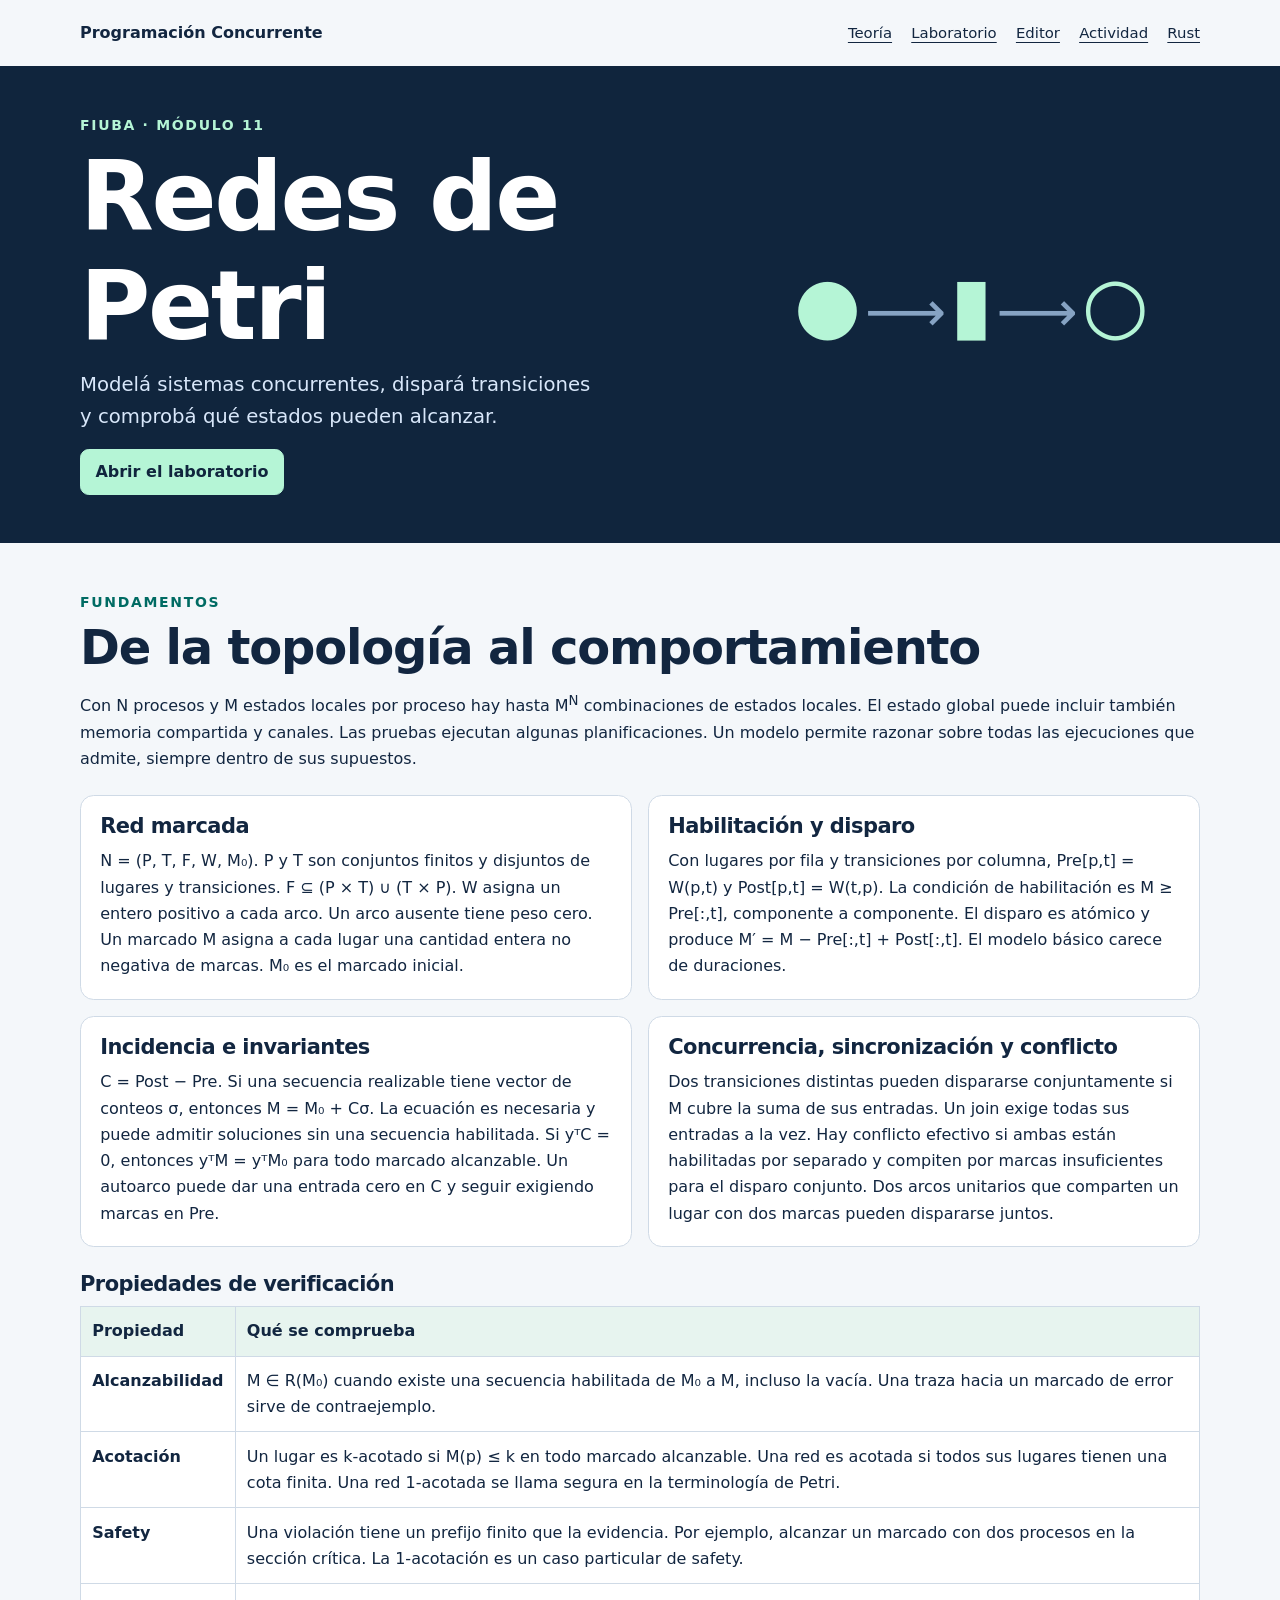
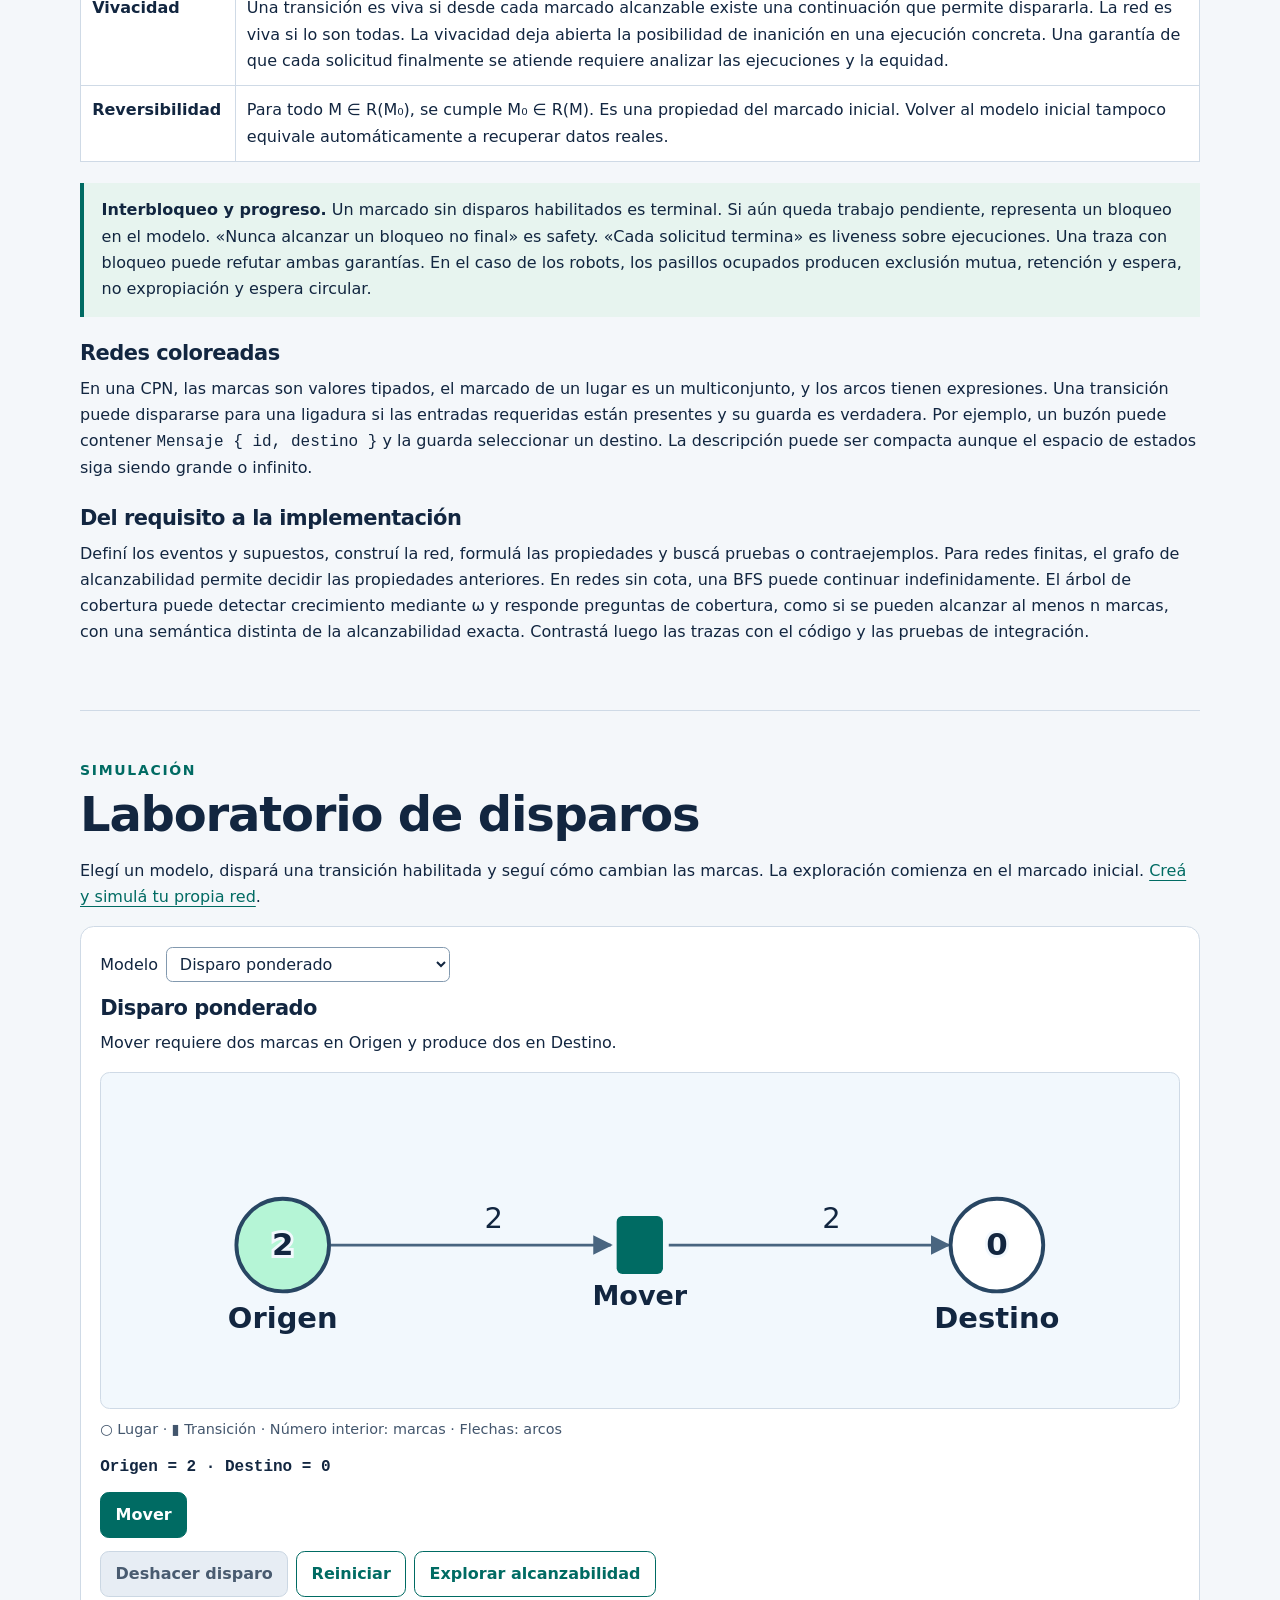
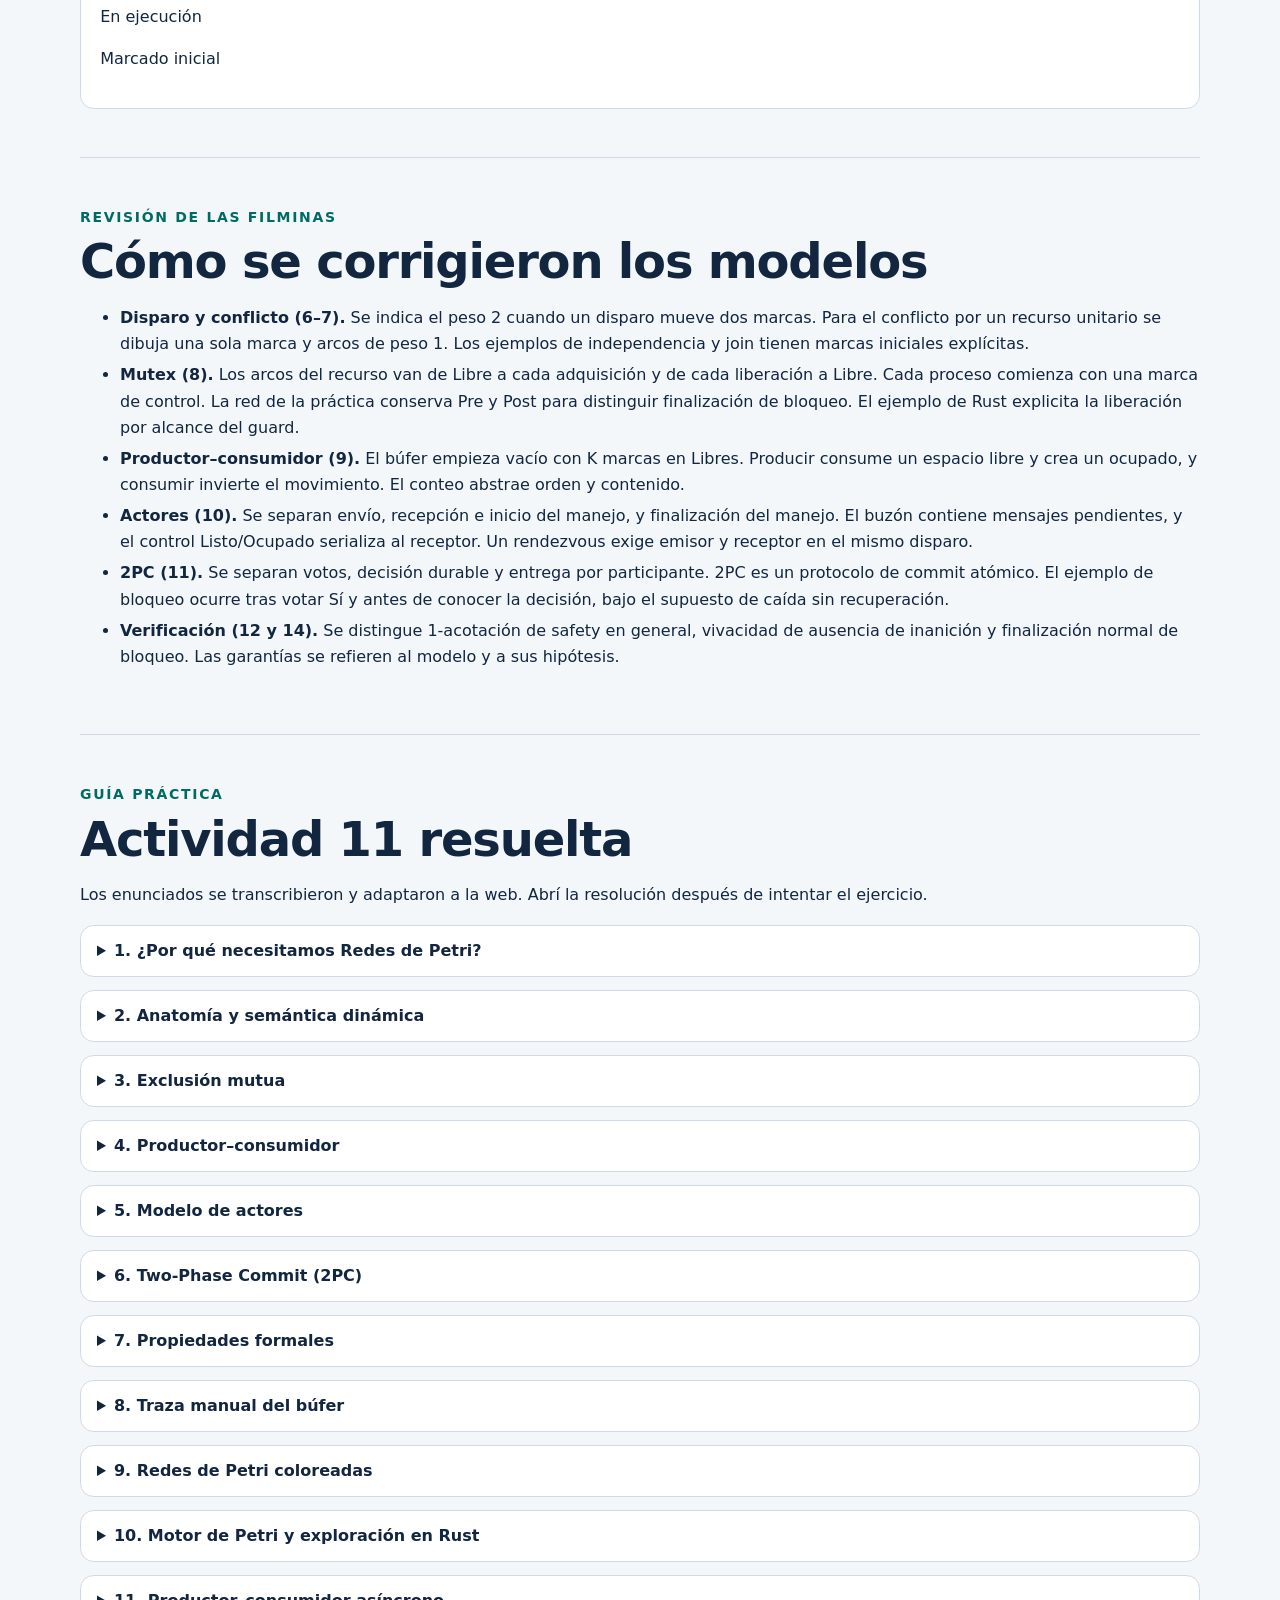
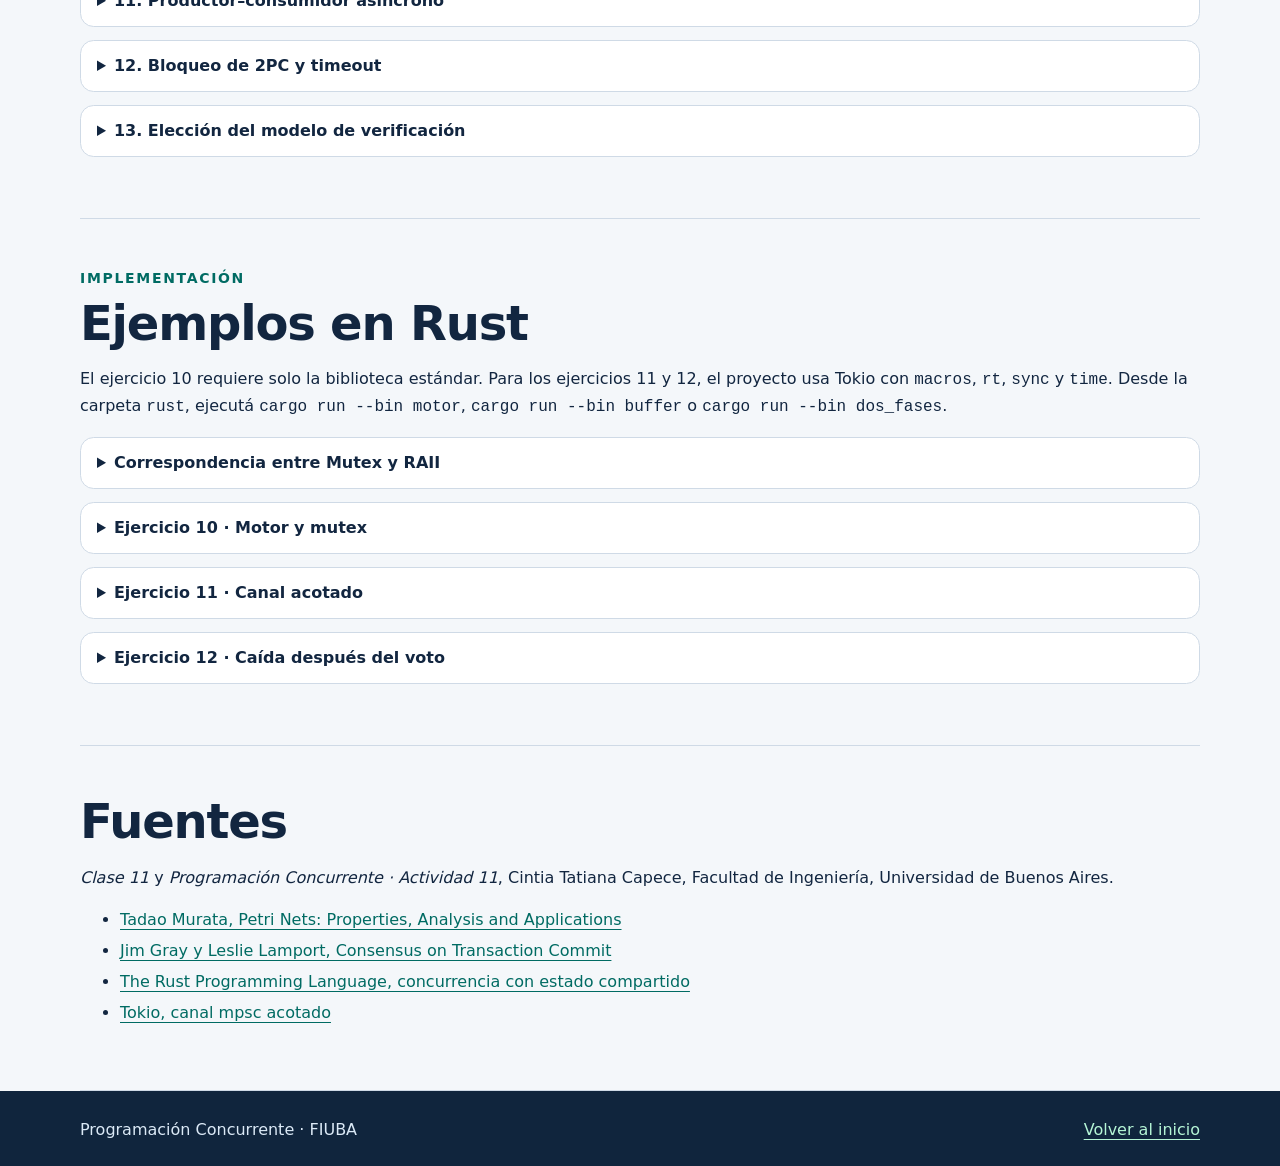
<file: index.html>
<!doctype html>
<html lang="es-AR">
<head>
<meta charset="utf-8">
<meta name="viewport" content="width=device-width, initial-scale=1">
<meta name="description" content="Módulo 11 de Programación Concurrente. Teoría, simulaciones y resolución de la Actividad 11.">
<title>Redes de Petri · Programación Concurrente</title>
<link rel="stylesheet" href="estilos.css">
<script defer src="laboratorio.js"></script>
</head>
<body>
<a class="salto" href="#contenido">Saltar al contenido</a>
<header><div class="ancho barra"><a class="marca" href="#inicio">Programación Concurrente</a><nav aria-label="Secciones"><a href="#teoria">Teoría</a><a href="#laboratorio">Laboratorio</a><a href="editor.html">Editor</a><a href="#actividad">Actividad</a><a href="#rust">Rust</a></nav></div></header>
<main id="contenido">
<section class="portada" id="inicio"><div class="ancho hero"><div><p class="etiqueta">FIUBA · MÓDULO 11</p><h1>Redes de Petri</h1><p>Modelá sistemas concurrentes, dispará transiciones y comprobá qué estados pueden alcanzar.</p><a class="boton" href="#laboratorio">Abrir el laboratorio</a></div><div class="insignia" aria-hidden="true">●<span>⟶</span>▮<span>⟶</span>○</div></div></section>
<div class="ancho contenido">
<section id="teoria">
<p class="etiqueta">FUNDAMENTOS</p><h2>De la topología al comportamiento</h2>
<p>Con N procesos y M estados locales por proceso hay hasta M<sup>N</sup> combinaciones de estados locales. El estado global puede incluir también memoria compartida y canales. Las pruebas ejecutan algunas planificaciones. Un modelo permite razonar sobre todas las ejecuciones que admite, siempre dentro de sus supuestos.</p>
<div class="rejilla">
<article class="tarjeta"><h3>Red marcada</h3><p>N = (P, T, F, W, M₀). P y T son conjuntos finitos y disjuntos de lugares y transiciones. F ⊆ (P × T) ∪ (T × P). W asigna un entero positivo a cada arco. Un arco ausente tiene peso cero. Un marcado M asigna a cada lugar una cantidad entera no negativa de marcas. M₀ es el marcado inicial.</p></article>
<article class="tarjeta"><h3>Habilitación y disparo</h3><p>Con lugares por fila y transiciones por columna, Pre[p,t] = W(p,t) y Post[p,t] = W(t,p). La condición de habilitación es M ≥ Pre[:,t], componente a componente. El disparo es atómico y produce M′ = M − Pre[:,t] + Post[:,t]. El modelo básico carece de duraciones.</p></article>
<article class="tarjeta"><h3>Incidencia e invariantes</h3><p>C = Post − Pre. Si una secuencia realizable tiene vector de conteos σ, entonces M = M₀ + Cσ. La ecuación es necesaria y puede admitir soluciones sin una secuencia habilitada. Si yᵀC = 0, entonces yᵀM = yᵀM₀ para todo marcado alcanzable. Un autoarco puede dar una entrada cero en C y seguir exigiendo marcas en Pre.</p></article>
<article class="tarjeta"><h3>Concurrencia, sincronización y conflicto</h3><p>Dos transiciones distintas pueden dispararse conjuntamente si M cubre la suma de sus entradas. Un join exige todas sus entradas a la vez. Hay conflicto efectivo si ambas están habilitadas por separado y compiten por marcas insuficientes para el disparo conjunto. Dos arcos unitarios que comparten un lugar con dos marcas pueden dispararse juntos.</p></article>
</div>
<h3>Propiedades de verificación</h3>
<div class="tabla"><table><thead><tr><th>Propiedad</th><th>Qué se comprueba</th></tr></thead><tbody>
<tr><th>Alcanzabilidad</th><td>M ∈ R(M₀) cuando existe una secuencia habilitada de M₀ a M, incluso la vacía. Una traza hacia un marcado de error sirve de contraejemplo.</td></tr>
<tr><th>Acotación</th><td>Un lugar es k-acotado si M(p) ≤ k en todo marcado alcanzable. Una red es acotada si todos sus lugares tienen una cota finita. Una red 1-acotada se llama segura en la terminología de Petri.</td></tr>
<tr><th>Safety</th><td>Una violación tiene un prefijo finito que la evidencia. Por ejemplo, alcanzar un marcado con dos procesos en la sección crítica. La 1-acotación es un caso particular de safety.</td></tr>
<tr><th>Vivacidad</th><td>Una transición es viva si desde cada marcado alcanzable existe una continuación que permite dispararla. La red es viva si lo son todas. La vivacidad deja abierta la posibilidad de inanición en una ejecución concreta. Una garantía de que cada solicitud finalmente se atiende requiere analizar las ejecuciones y la equidad.</td></tr>
<tr><th>Reversibilidad</th><td>Para todo M ∈ R(M₀), se cumple M₀ ∈ R(M). Es una propiedad del marcado inicial. Volver al modelo inicial tampoco equivale automáticamente a recuperar datos reales.</td></tr>
</tbody></table></div>
<aside><strong>Interbloqueo y progreso.</strong> Un marcado sin disparos habilitados es terminal. Si aún queda trabajo pendiente, representa un bloqueo en el modelo. «Nunca alcanzar un bloqueo no final» es safety. «Cada solicitud termina» es liveness sobre ejecuciones. Una traza con bloqueo puede refutar ambas garantías. En el caso de los robots, los pasillos ocupados producen exclusión mutua, retención y espera, no expropiación y espera circular.</aside>
<h3>Redes coloreadas</h3><p>En una CPN, las marcas son valores tipados, el marcado de un lugar es un multiconjunto, y los arcos tienen expresiones. Una transición puede dispararse para una ligadura si las entradas requeridas están presentes y su guarda es verdadera. Por ejemplo, un buzón puede contener <code>Mensaje { id, destino }</code> y la guarda seleccionar un destino. La descripción puede ser compacta aunque el espacio de estados siga siendo grande o infinito.</p>
<h3>Del requisito a la implementación</h3><p>Definí los eventos y supuestos, construí la red, formulá las propiedades y buscá pruebas o contraejemplos. Para redes finitas, el grafo de alcanzabilidad permite decidir las propiedades anteriores. En redes sin cota, una BFS puede continuar indefinidamente. El árbol de cobertura puede detectar crecimiento mediante ω y responde preguntas de cobertura, como si se pueden alcanzar al menos n marcas, con una semántica distinta de la alcanzabilidad exacta. Contrastá luego las trazas con el código y las pruebas de integración.</p>
</section>
<section id="laboratorio"><p class="etiqueta">SIMULACIÓN</p><h2>Laboratorio de disparos</h2>
<p>Elegí un modelo, dispará una transición habilitada y seguí cómo cambian las marcas. La exploración comienza en el marcado inicial. <a href="editor.html">Creá y simulá tu propia red</a>.</p>
<div class="laboratorio">
<label for="modelo">Modelo</label><select id="modelo"></select>
<h3 id="nombre"></h3><p id="descripcion"></p>
<div class="lienzo" tabindex="0" aria-label="Diagrama desplazable"><svg id="red" role="img" aria-labelledby="titulo-red"></svg></div>
<div class="leyenda">○ Lugar · ▮ Transición · Número interior: marcas · Flechas: arcos</div>
<p id="marcado" class="marcado" aria-live="polite"></p>
<div id="disparos" class="acciones" aria-label="Disparar transición"></div>
<div class="acciones secundaria"><button id="atras" type="button">Deshacer disparo</button><button id="reiniciar" type="button">Reiniciar</button><button id="explorar" type="button">Explorar alcanzabilidad</button></div>
<p id="estado" role="status"></p><p id="traza"></p>
<div id="alcanzables"></div>
<noscript>Activá JavaScript para usar el simulador. La teoría y las resoluciones se pueden leer en esta página.</noscript>
</div></section>
<section id="correcciones"><p class="etiqueta">REVISIÓN DE LAS FILMINAS</p><h2>Cómo se corrigieron los modelos</h2>
<ul>
<li><b>Disparo y conflicto (6–7).</b> Se indica el peso 2 cuando un disparo mueve dos marcas. Para el conflicto por un recurso unitario se dibuja una sola marca y arcos de peso 1. Los ejemplos de independencia y join tienen marcas iniciales explícitas.</li>
<li><b>Mutex (8).</b> Los arcos del recurso van de Libre a cada adquisición y de cada liberación a Libre. Cada proceso comienza con una marca de control. La red de la práctica conserva Pre y Post para distinguir finalización de bloqueo. El ejemplo de Rust explicita la liberación por alcance del guard.</li>
<li><b>Productor–consumidor (9).</b> El búfer empieza vacío con K marcas en Libres. Producir consume un espacio libre y crea un ocupado, y consumir invierte el movimiento. El conteo abstrae orden y contenido.</li>
<li><b>Actores (10).</b> Se separan envío, recepción e inicio del manejo, y finalización del manejo. El buzón contiene mensajes pendientes, y el control Listo/Ocupado serializa al receptor. Un rendezvous exige emisor y receptor en el mismo disparo.</li>
<li><b>2PC (11).</b> Se separan votos, decisión durable y entrega por participante. 2PC es un protocolo de commit atómico. El ejemplo de bloqueo ocurre tras votar Sí y antes de conocer la decisión, bajo el supuesto de caída sin recuperación.</li>
<li><b>Verificación (12 y 14).</b> Se distingue 1-acotación de safety en general, vivacidad de ausencia de inanición y finalización normal de bloqueo. Las garantías se refieren al modelo y a sus hipótesis.</li>
</ul></section>
<section id="actividad"><p class="etiqueta">GUÍA PRÁCTICA</p><h2>Actividad 11 resuelta</h2><p>Los enunciados se transcribieron y adaptaron a la web. Abrí la resolución después de intentar el ejercicio.</p>
<details class="ejercicio" id="ej-1"><summary>1. ¿Por qué necesitamos Redes de Petri?</summary><div class="interior"><p>¿Qué limita al testing empírico en concurrencia? Explicá la explosión O(Mᴺ), los Heisenbugs y cómo el modelado formal ayuda a garantizar safety y liveness antes de programar.</p><details class="solucion"><summary>Ver resolución</summary><div class="interior"><p>Las pruebas cubren muestras de órdenes, entradas y fallas. Un interleaving raro puede quedar fuera.</p><p>N procesos con M estados locales admiten hasta Mᴺ combinaciones de estados locales, aun antes de agregar colas o memoria. La sincronización puede reducir las combinaciones alcanzables.</p><p>Un Heisenbug cambia su manifestación al observarlo. Registrar eventos o ejecutar paso a paso puede cambiar la planificación que activa el defecto.</p><p>En el modelo se formula safety como exclusión de estados malos y liveness como eventualidad bajo supuestos explícitos. Se buscan contraejemplos, se prueban invariantes y se evalúa la correspondencia con la implementación.</p></div></details></div></details>
<details class="ejercicio" id="ej-2"><summary>2. Anatomía y semántica dinámica</summary><div class="interior"><p>En N = (P,T,F,W,M₀), explicá lugares, transiciones, marcas, arcos y pesos. Escribí la regla de habilitación, la ecuación del disparo y su interpretación atómica sin tiempo implícito. Relacioná el modelo con mutex, semáforos y variables de estado o guardas.</p><details class="solucion"><summary>Ver resolución</summary><div class="interior"><p>Un lugar representa una condición o reserva de recursos. Una transición es un evento. Los arcos indican qué se consume y produce y sus pesos indican las cantidades. El marcado describe el estado.</p><p>Para cada p, M(p) ≥ Pre[p,t]. Si se dispara t, M′(p) = M(p) − Pre[p,t] + Post[p,t]. El estado cambia en un único paso sin estado intermedio observable ni duración asociada.</p><p>Un mutex libre tiene una marca. Un semáforo de k permisos empieza con k marcas y cada adquisición consume una. Un conjunto de lugares con una única marca codifica una variable de estado finita. Un autoarco prueba la presencia de marcas y las repone; una guarda de CPN puede examinar valores.</p></div></details></div></details>
<details class="ejercicio" id="ej-3"><summary>3. Exclusión mutua</summary><div class="interior"><p>¿Qué representa la marca en Mutex? Explicá por qué puede entrar un solo proceso a la vez, demostrá M(SC A) + M(SC B) ≤ 1 y relacioná el resultado con Arc&lt;Mutex&lt;T&gt;&gt; y RAII.</p><details class="solucion"><summary>Ver resolución</summary><div class="interior"><p>La marca en Libre representa el permiso disponible. Cualquier adquisición toma ese permiso y mueve la marca local de Pre a SC. La liberación lleva la marca local de SC a Post y devuelve el permiso.</p><p>Libre + SC A + SC B = 1 inicialmente y cada disparo conserva la suma. Como todos los términos son no negativos, SC A + SC B ≤ 1. El único terminal se alcanza cuando A y B ya terminaron.</p><p>Arc comparte la propiedad del objeto. Mutex sincroniza el acceso. MutexGuard libera el lock al destruirse. Mantenerlo indefinidamente o adquirir varios locks en órdenes incompatibles puede impedir el progreso.</p></div></details></div></details>
<details class="ejercicio" id="ej-4"><summary>4. Productor–consumidor</summary><div class="interior"><p>En un búfer acotado de capacidad K, identificá productor, consumidor, búfer, espacios libres y ocupados. ¿Cómo se evitan overflow y underflow? Obtené un invariante y relacioná el modelo con la sincronización clásica.</p><details class="solucion"><summary>Ver resolución</summary><div class="interior"><p>Producir toma una marca de Libres y agrega una a Ocupados. Consumir hace lo inverso. El estado del búfer se representa con ambos lugares. Comienza en (K,0).</p><p>Con K ≥ 1, Libres + Ocupados = K. Con cero libres no se produce; con cero ocupados no se consume. El invariante acota ambos lugares por K.</p><p>La red abstrae los dos semáforos de disponibilidad. Si la implementación manipula un búfer compartido mediante varias operaciones, hay que proteger también la actualización de su estructura. El contador abstrae el orden de los mensajes.</p></div></details></div></details>
<details class="ejercicio" id="ej-5"><summary>5. Modelo de actores</summary><div class="interior"><p>¿Qué representan el buzón y sus marcas? Explicá qué supuestos de la topología evitan carreras de datos y relacioná el modelo con mpsc asíncrono en Rust.</p><details class="solucion"><summary>Ver resolución</summary><div class="interior"><p>El buzón representa mensajes disponibles. Enviar añade una marca y recibir la consume. En la CPN cada marca puede portar el mensaje.</p><p>Listo + Ocupado = 1 serializa el manejo en B, y cada actor modifica su estado privado. La ausencia de memoria mutable compartida evita carreras de datos entre actores bajo ese diseño. El orden de llegada puede seguir afectando el resultado.</p><p>En Rust, Sender envía valores y Receiver los entrega a la tarea que posee el estado. El envío mueve el valor salvo que se decida copiarlo o compartir una referencia con sincronización.</p></div></details></div></details>
<details class="ejercicio" id="ej-6"><summary>6. Two-Phase Commit (2PC)</summary><div class="interior"><p>Identificá lugares y transiciones del coordinador, participantes, Prepared, commit y abort. ¿Qué pasa con las marcas si el coordinador cae después de la votación? ¿Cómo se representa el bloqueo y qué safety se conserva?</p><details class="solucion"><summary>Ver resolución</summary><div class="interior"><p>Preparar activa la coordinación y habilita un voto por participante. Sí mueve la marca a Prepared. Tras dos Sí se puede tomar la decisión durable Commit. Las combinaciones con al menos un No habilitan Abort en el modelo. La decisión global habilita las entregas por separado.</p><p>Con ambos Sí, Caer consume Coord. activo y conserva las marcas en Prepared. Sin recuperación ni decisión durable, el marcado Caído + A preparado + B preparado tiene grado de salida cero, con acciones de aplicación todavía pendientes.</p><p>El control del coordinador habilita a lo sumo una decisión. Las transiciones que aplican commit requieren la decisión Commit y las que aplican abort requieren Abort. Se preservan el acuerdo y la condición de que el commit requiere votos afirmativos.</p></div></details></div></details>
<details class="ejercicio" id="ej-7"><summary>7. Propiedades formales</summary><div class="interior"><p>Definí alcanzabilidad, acotación, safety o 1-acotación, vivacidad y reversibilidad. Indicá qué problema detecta cada una y da un ejemplo. Priorizá una propiedad para banca, interbloqueo ferroviario, IoT masivo y un servidor web concurrente.</p><details class="solucion"><summary>Ver resolución</summary><div class="interior"><p>Alcanzabilidad detecta si un error es posible, por ejemplo dos trenes en un tramo. Acotación limita la ocupación de un buzón. 1-acotación impide dos marcas en un lugar que representa un permiso unitario. Safety expresa también condiciones entre varios lugares, como la exclusión de dos rutas incompatibles.</p><p>Vivacidad formal comprueba que consumir pueda volver a ocurrir desde cualquier marcado alcanzable, lo cual detecta estados que lo inhabilitan para siempre. Reversibilidad exige poder retornar al inicial, por ejemplo vaciar un búfer y recuperar todos los permisos.</p><p>Banca: safety para impedir doble débito. Ferrocarril: safety para excluir rutas incompatibles. IoT: acotación para controlar el almacenamiento pendiente. Web: progreso de solicitudes bajo supuestos explícitos de disponibilidad y equidad para evitar esperas indefinidas.</p></div></details></div></details>
<details class="ejercicio" id="ej-8"><summary>8. Traza manual del búfer</summary><div class="interior"><p>Para un productor–consumidor con K = 2, indicá M₀ y las transiciones habilitadas. Elegí dos disparos, escribí M₁ y M₂ y justificá si es posible el deadlock.</p><details class="solucion"><summary>Ver resolución</summary><div class="interior"><p>En el orden (Libres,Ocupados), M₀ = (2,0) y solo se habilita Producir. Tras producir, M₁ = (1,1) y se habilitan ambas. Si volvés a producir, M₂ = (0,2) y solo se habilita Consumir.</p><p>Los tres marcados son alcanzables. Libres + Ocupados = 2 garantiza que al menos un lugar tiene marcas. Las dos transiciones son vivas y el modelo es reversible. Si se agregan caídas, cierre del canal u otros controles, hay que volver a analizar la red.</p></div></details></div></details>
<details class="ejercicio" id="ej-9"><summary>9. Redes de Petri coloreadas</summary><div class="interior"><p>¿Qué límite tienen las redes clásicas con datos complejos? ¿Qué elementos agrega una CPN y cómo reducen la duplicación del grafo? Relacioná colores y guardas con struct, enum, match con guarda y ownership.</p><details class="solucion"><summary>Ver resolución</summary><div class="interior"><p>Una red clásica puede necesitar lugares y transiciones repetidos para distinguir clases de mensajes y estados de datos. Una CPN usa conjuntos de colores, variables, expresiones de arco, ligaduras y guardas.</p><p>Un lugar Buzón puede tener mensajes de muchos destinos. Una transición con una expresión de entrada que liga msg y una guarda sobre su destino reemplaza varias ramas dibujadas. La reducción gráfica no implica reducción del espacio de estados.</p><p>struct y enum representan datos y variantes. match con una guarda if selecciona valores según un predicado. Mover un mensaje sin copiarlo puede modelarse como consumir la marca en un lugar y producirla en otro. Una CPN permite copiar datos si sus expresiones lo dicen; la propiedad de Rust se comprueba en el código.</p></div></details></div></details>
<details class="ejercicio" id="ej-10"><summary>10. Motor de Petri y exploración en Rust</summary><div class="interior"><p>Implementá PetriNet con marcado, matrices Pre y Post, is_enabled, fire atómico y reachable_markings mediante BFS o DFS para una red pequeña. Simulá el mutex del ejercicio 3 y verificá su exclusión mutua.</p><details class="solucion"><summary>Ver resolución</summary><div class="interior"><p>El ejemplo usa matrices indexadas por [transición][lugar], transpuestas respecto de la notación de la teoría. fire calcula primero el vector completo, y solo después reemplaza el marcado. BFS usa una cola y un HashSet para evitar reprocesar marcados.</p><p>La red de un uso por proceso tiene ocho marcados alcanzables. El programa comprueba que en cada uno Libre + SC A + SC B = 1, y luego simula una adquisición para verificar que la otra queda deshabilitada. <a href='#rust'>Ver el código</a>.</p></div></details></div></details>
<details class="ejercicio" id="ej-11"><summary>11. Productor–consumidor asíncrono</summary><div class="interior"><p>Implementá un canal acotado de Tokio. Indicá cuándo se suspende el productor, qué acción del consumidor le permite seguir y cómo se interpreta con P_vacíos y P_llenos.</p><details class="solucion"><summary>Ver resolución</summary><div class="interior"><p>Con el receptor abierto y sin cupo, el futuro de send queda pendiente al ser consultado. recv de un mensaje devuelve una plaza y permite que se atienda el envío pendiente cuando la tarea sea planificada.</p><p>Un envío exitoso cumple Libres → Ocupados y una recepción cumple Ocupados → Libres. El código llena el canal antes de iniciar la recepción y observa Pending de forma explícita. <a href='#rust'>Ver el código</a>.</p></div></details></div></details>
<details class="ejercicio" id="ej-12"><summary>12. Bloqueo de 2PC y timeout</summary><div class="interior"><p>Simulá con Tokio la caída del coordinador mediante oneshot cerrado o timeout. ¿En qué estado queda el participante, por qué no decide por su cuenta, cómo aparece el bloqueo en el grafo y qué garantía se preserva?</p><details class="solucion"><summary>Ver resolución</summary><div class="interior"><p>El participante que votó Sí queda en Prepared. Si vence el timeout o se cierra el canal, solo se observa que falta una decisión. Abortar unilateralmente podría contradecir un commit durable ya aplicado por otro nodo.</p><p>En el escenario sin recuperación, el grafo tiene un sumidero no final. Con recuperación o consulta a otros participantes podría haber un camino de salida. La simulación termina para mostrar el estado observado, y la transacción permanece en Prepared. Se preserva el acuerdo. <a href='#rust'>Ver el código</a>.</p></div></details></div></details>
<details class="ejercicio" id="ej-13"><summary>13. Elección del modelo de verificación</summary><div class="interior"><p>Elegí FSM, Redes de Petri / CPN o testing empírico para los seis casos. Justificá considerando safety, liveness, concurrencia, complejidad y detección previa.</p><details class="solucion"><summary>Ver resolución</summary><div class="interior"><p><b>Formulario web secuencial · FSM.</b> Verifica pasos válidos y caminos a completar o volver. La baja concurrencia permite revisar una máquina pequeña antes de implementar.</p><p><b>Pipeline en memoria · Petri.</b> Modela productores y consumidores concurrentes con límites. Detecta sobreocupación y bloqueos en un grafo pequeño con capacidad fija antes de codificar.</p><p><b>Transacciones bancarias · CPN.</b> Los tipos distinguen cuentas y transacciones concurrentes. Permite verificar conservación de saldos y estudiar progreso bajo contención con una abstracción finita previa al código.</p><p><b>2PC y Raft · Petri/CPN para escenarios acotados.</b> 2PC requiere acuerdo de commit; Raft requiere propiedades distintas, como consistencia del log. Los mensajes y fallas se modelan explícitamente y el progreso exige supuestos. Acotar réplicas, términos o canales reduce complejidad y permite encontrar errores de diseño temprano.</p><p><b>API CRUD convencional · testing empírico.</b> Las pruebas de integración verifican restricciones, autorización y respuestas bajo cargas representativas. Las pruebas de concurrencia pueden detectar fallos de transacciones en el entorno probado. Validaciones de contrato pueden hacerse temprano y los casos reales necesitan implementación ejecutable.</p><p><b>Interbloqueo ferroviario · Petri/CPN.</b> Modela reservas y rutas concurrentes. La exclusión de rutas incompatibles es safety y la liberación o habilitación eventual exige hipótesis sobre operación. Verificar un tramo acotado permite descubrir estados inseguros o bloqueos antes del despliegue.</p></div></details></div></details>
</section>
<section id="rust"><p class="etiqueta">IMPLEMENTACIÓN</p><h2>Ejemplos en Rust</h2>
<p>El ejercicio 10 requiere solo la biblioteca estándar. Para los ejercicios 11 y 12, el proyecto usa Tokio con <code>macros</code>, <code>rt</code>, <code>sync</code> y <code>time</code>. Desde la carpeta <code>rust</code>, ejecutá <code>cargo run --bin motor</code>, <code>cargo run --bin buffer</code> o <code>cargo run --bin dos_fases</code>.</p>
<details class="ejercicio"><summary>Correspondencia entre Mutex y RAII</summary><div class="interior"><pre tabindex="0"><code>use std::sync::{Arc, Mutex};
use std::thread;

fn main() {
    let valor = Arc::new(Mutex::new(0));
    let hilos: Vec&lt;_&gt; = (0..2).map(|_| {
        let valor = Arc::clone(&amp;valor);
        thread::spawn(move || {
            let mut guard = valor.lock().unwrap();
            *guard += 1;
        }) // Al salir del cuerpo, se libera el permiso.
    }).collect();
    for hilo in hilos {
        hilo.join().unwrap();
    }
    assert_eq!(*valor.lock().unwrap(), 2);
}</code></pre></div></details><details class="ejercicio"><summary>Ejercicio 10 · Motor y mutex</summary><div class="interior"><p><a href="rust/motor.rs" download>Descargar motor.rs</a></p><pre tabindex="0"><code>use std::collections::{HashSet, VecDeque};

struct PetriNet {
    marking: Vec&lt;usize&gt;,
    pre_matrix: Vec&lt;Vec&lt;usize&gt;&gt;,
    post_matrix: Vec&lt;Vec&lt;usize&gt;&gt;,
}

impl PetriNet {
    fn new(marking: Vec&lt;usize&gt;, pre: Vec&lt;Vec&lt;usize&gt;&gt;, post: Vec&lt;Vec&lt;usize&gt;&gt;) -&gt; Self {
        assert_eq!(pre.len(), post.len());
        assert!(pre.iter().chain(&amp;post).all(|row| row.len() == marking.len()));
        Self { marking, pre_matrix: pre, post_matrix: post }
    }

    fn enabled_at(&amp;self, marking: &amp;[usize], t: usize) -&gt; bool {
        self.pre_matrix.get(t).is_some_and(|pre| {
            marking.iter().zip(pre).all(|(tokens, required)| tokens &gt;= required)
        })
    }

    fn is_enabled(&amp;self, t: usize) -&gt; bool {
        self.enabled_at(&amp;self.marking, t)
    }

    fn successor(&amp;self, marking: &amp;[usize], t: usize) -&gt; Result&lt;Vec&lt;usize&gt;, &amp;'static str&gt; {
        if !self.enabled_at(marking, t) {
            return Err("Transición inexistente o no habilitada");
        }
        marking.iter().enumerate().map(|(p, &amp;tokens)| {
            (tokens - self.pre_matrix[t][p])
                .checked_add(self.post_matrix[t][p])
                .ok_or("Capacidad numérica excedida")
        }).collect()
    }

    fn fire(&amp;mut self, t: usize) -&gt; Result&lt;(), &amp;'static str&gt; {
        let next = self.successor(&amp;self.marking, t)?;
        self.marking = next;
        Ok(())
    }

    // Para las redes pequeñas y acotadas de esta actividad.
    fn reachable_markings(&amp;self) -&gt; Vec&lt;Vec&lt;usize&gt;&gt; {
        let mut queue = VecDeque::from([self.marking.clone()]);
        let mut visited = HashSet::from([self.marking.clone()]);
        let mut result = Vec::new();

        while let Some(marking) = queue.pop_front() {
            for t in 0..self.pre_matrix.len() {
                if self.enabled_at(&amp;marking, t) {
                    let next = self.successor(&amp;marking, t).expect("Marcado fuera de rango");
                    if visited.insert(next.clone()) {
                        queue.push_back(next);
                    }
                }
            }
            result.push(marking);
        }
        result
    }
}

fn main() {
    // Lugares: Pre A, SC A, Post A, Libre, Pre B, SC B, Post B.
    // Transiciones: adquirir A, liberar A, adquirir B, liberar B.
    let mut mutex = PetriNet::new(
        vec![1, 0, 0, 1, 1, 0, 0],
        vec![
            vec![1, 0, 0, 1, 0, 0, 0],
            vec![0, 1, 0, 0, 0, 0, 0],
            vec![0, 0, 0, 1, 1, 0, 0],
            vec![0, 0, 0, 0, 0, 1, 0],
        ],
        vec![
            vec![0, 1, 0, 0, 0, 0, 0],
            vec![0, 0, 1, 1, 0, 0, 0],
            vec![0, 0, 0, 0, 0, 1, 0],
            vec![0, 0, 0, 1, 0, 0, 1],
        ],
    );
    let reachable = mutex.reachable_markings();
    assert_eq!(reachable.len(), 8);
    for m in &amp;reachable {
        assert_eq!(m[1] + m[3] + m[5], 1);
        assert!(m[1] + m[5] &lt;= 1);
        println!("{m:?}");
    }
    assert!(mutex.is_enabled(0));
    mutex.fire(0).unwrap();
    assert!(!mutex.is_enabled(2));
}</code></pre></div></details>
<details class="ejercicio"><summary>Ejercicio 11 · Canal acotado</summary><div class="interior"><p><a href="rust/buffer.rs" download>Descargar buffer.rs</a></p><pre tabindex="0"><code>use std::{future::{poll_fn, Future}, task::Poll};
use tokio::sync::mpsc;

#[tokio::main(flavor = "current_thread")]
async fn main() {
    const CAPACIDAD: usize = 2;
    let (tx, mut rx) = mpsc::channel(CAPACIDAD);
    tx.send(10).await.unwrap();
    tx.send(20).await.unwrap();

    let pendiente = tx.send(30);
    tokio::pin!(pendiente);
    // Consultamos una vez el futuro con el receptor abierto y el búfer lleno.
    // Pending significa que send cedería la ejecución si se esperara con await.
    poll_fn(|cx| {
        assert!(pendiente.as_mut().poll(cx).is_pending());
        Poll::Ready(())
    }).await;

    // Recibir devuelve una plaza: Ocupados → Libres.
    assert_eq!(rx.recv().await, Some(10));
    // El envío usa la plaza devuelta: Libres → Ocupados.
    pendiente.await.unwrap();
    assert_eq!(rx.recv().await, Some(20));
    assert_eq!(rx.recv().await, Some(30));
}</code></pre></div></details>
<details class="ejercicio"><summary>Ejercicio 12 · Caída después del voto</summary><div class="interior"><p><a href="rust/dos_fases.rs" download>Descargar dos_fases.rs</a></p><pre tabindex="0"><code>use std::time::Duration;
use tokio::{sync::oneshot, time::timeout};

#[derive(Debug, PartialEq)]
enum Decision { Commit, Abort }

#[derive(Debug, PartialEq)]
enum Estado { Prepared, Committed, Aborted }

async fn participante(
    voto_si: oneshot::Sender&lt;()&gt;,
    decision: oneshot::Receiver&lt;Decision&gt;,
) -&gt; Estado {
    // Simula haber registrado Prepared de forma durable antes de votar Sí.
    voto_si.send(()).expect("Coordinador desconectado antes del voto");
    match timeout(Duration::from_secs(1), decision).await {
        Ok(Ok(Decision::Commit)) =&gt; Estado::Committed,
        Ok(Ok(Decision::Abort)) =&gt; Estado::Aborted,
        Ok(Err(_)) | Err(_) =&gt; Estado::Prepared,
    }
}

async fn escenario(decision: Option&lt;Decision&gt;) -&gt; Estado {
    let (voto_tx, voto_rx) = oneshot::channel();
    let (decision_tx, decision_rx) = oneshot::channel();
    let tarea = tokio::spawn(participante(voto_tx, decision_rx));
    voto_rx.await.unwrap();
    if let Some(decision) = decision {
        decision_tx.send(decision).unwrap();
    } else {
        // El coordinador cae después del voto. El cierre es observable,
        // pero no contiene una decisión de la transacción.
        drop(decision_tx);
    }
    tarea.await.unwrap()
}

#[tokio::main(flavor = "current_thread")]
async fn main() {
    let estado = escenario(None).await;
    assert_eq!(estado, Estado::Prepared);
    assert_eq!(escenario(Some(Decision::Commit)).await, Estado::Committed);
    assert_eq!(escenario(Some(Decision::Abort)).await, Estado::Aborted);
    println!("Tras la caída: {estado:?}. Hace falta resolver la decisión durable.");
}</code></pre></div></details>
</section>
<section id="fuentes"><h2>Fuentes</h2><p><i>Clase 11</i> y <i>Programación Concurrente · Actividad 11</i>, Cintia Tatiana Capece, Facultad de Ingeniería, Universidad de Buenos Aires.</p><ul><li><a href="https://doi.org/10.1109/5.24143">Tadao Murata, Petri Nets: Properties, Analysis and Applications</a></li><li><a href="https://www.microsoft.com/en-us/research/publication/consensus-on-transaction-commit/">Jim Gray y Leslie Lamport, Consensus on Transaction Commit</a></li><li><a href="https://doc.rust-lang.org/book/ch16-03-shared-state.html">The Rust Programming Language, concurrencia con estado compartido</a></li><li><a href="https://docs.rs/tokio/latest/tokio/sync/mpsc/fn.channel.html">Tokio, canal mpsc acotado</a></li></ul></section>
</div></main>
<footer><div class="ancho">Programación Concurrente · FIUBA <a href="#inicio">Volver al inicio</a></div></footer>
</body></html>
</file>
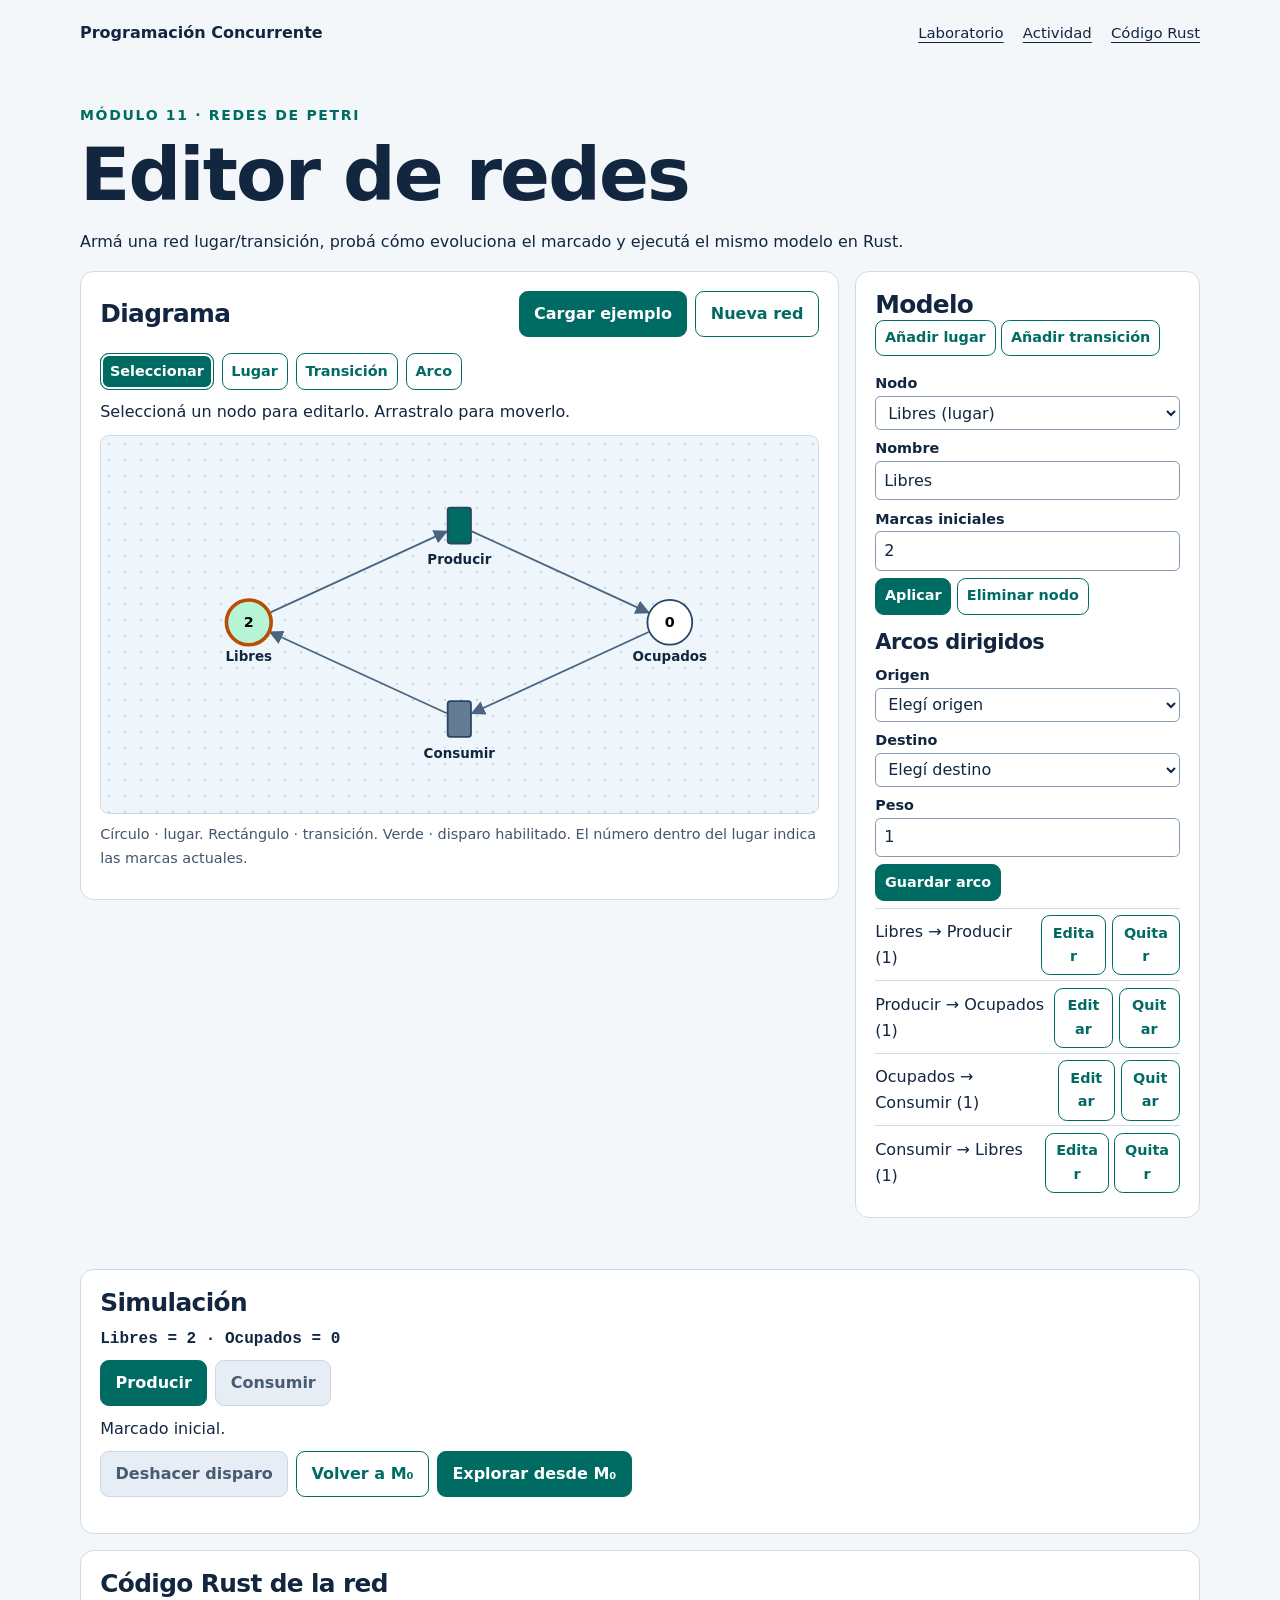
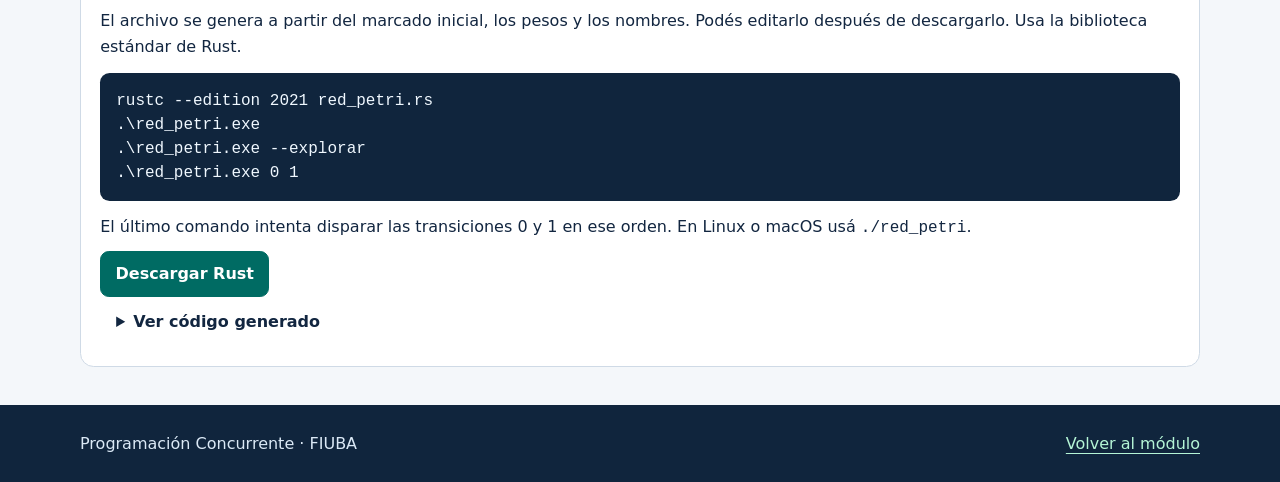
<file: editor.html>
<!doctype html>
<html lang="es-AR">
<head>
<meta charset="utf-8">
<meta name="viewport" content="width=device-width, initial-scale=1">
<title>Editor de Redes de Petri · Módulo 11</title>
<link rel="stylesheet" href="estilos.css">
<link rel="stylesheet" href="editor.css">
<script defer src="editor.js"></script>
</head>
<body>
<a class="salto" href="#contenido">Saltar al contenido</a>
<header><div class="ancho barra"><a class="marca" href="index.html">Programación Concurrente</a><nav aria-label="Navegación"><a href="index.html#laboratorio">Laboratorio</a><a href="index.html#actividad">Actividad</a><a href="#codigo">Código Rust</a></nav></div></header>
<main id="contenido" class="ancho editor">
<p class="etiqueta">MÓDULO 11 · REDES DE PETRI</p>
<h1>Editor de redes</h1>
<p>Armá una red lugar/transición, probá cómo evoluciona el marcado y ejecutá el mismo modelo en Rust.</p>
<div class="banco">
<section class="tarjeta espacio" aria-labelledby="lienzo-titulo">
<div class="editor-barra"><h2 id="lienzo-titulo">Diagrama</h2><div class="acciones"><button id="ejemplo">Cargar ejemplo</button><button id="nueva" class="claro">Nueva red</button></div></div>
<div class="acciones herramientas" aria-label="Herramientas">
<button data-mode="select" aria-pressed="true">Seleccionar</button>
<button data-mode="place" aria-pressed="false">Lugar</button>
<button data-mode="transition" aria-pressed="false">Transición</button>
<button data-mode="arc" aria-pressed="false">Arco</button>
</div>
<p id="ayuda"></p>
<div class="plano"><svg id="plano" viewBox="0 0 800 420" aria-label="Diagrama editable de la red"></svg></div>
<p class="leyenda">Círculo · lugar. Rectángulo · transición. Verde · disparo habilitado. El número dentro del lugar indica las marcas actuales.</p>
</section>
<section class="tarjeta inspector" aria-labelledby="modelo-titulo">
<h2 id="modelo-titulo">Modelo</h2>
<div class="acciones"><button id="agregar-lugar" class="claro">Añadir lugar</button><button id="agregar-transicion" class="claro">Añadir transición</button></div>
<form id="nodo-form">
<label for="elemento">Nodo</label><select id="elemento"></select>
<fieldset id="nodo-datos"><label for="nombre-nodo">Nombre</label><input id="nombre-nodo" maxlength="40" required>
<div id="marcas-campo"><label for="marcas">Marcas iniciales</label><input id="marcas" type="number" min="0" max="9999" step="1" required></div>
<div class="acciones"><button>Aplicar</button><button type="button" class="claro" id="quitar-nodo">Eliminar nodo</button></div></fieldset>
</form>
<form id="arco-form"><h3>Arcos dirigidos</h3>
<label for="origen">Origen</label><select id="origen"></select><label for="destino">Destino</label><select id="destino"></select>
<label for="peso">Peso</label><input id="peso" type="number" min="1" max="9999" value="1" required>
<div class="acciones"><button>Guardar arco</button></div>
</form>
<ul id="arcos" class="arcos"></ul>
</section>
</div>
<p id="aviso" role="status"></p>
<section class="tarjeta bloque" aria-labelledby="simular-titulo">
<h2 id="simular-titulo">Simulación</h2>
<p id="vector" class="marcado" aria-live="polite"></p>
<div class="acciones" id="disparar"></div>
<p id="historial"></p>
<div class="acciones"><button id="deshacer" class="claro">Deshacer disparo</button><button id="reiniciar" class="claro">Volver a M₀</button><button id="explorar">Explorar desde M₀</button></div>
<div id="resultados"></div>
</section>
<section id="codigo" class="tarjeta bloque">
<h2>Código Rust de la red</h2>
<p>El archivo se genera a partir del marcado inicial, los pesos y los nombres. Podés editarlo después de descargarlo. Usa la biblioteca estándar de Rust.</p>
<pre><code>rustc --edition 2021 red_petri.rs
.\red_petri.exe
.\red_petri.exe --explorar
.\red_petri.exe 0 1</code></pre>
<p>El último comando intenta disparar las transiciones 0 y 1 en ese orden. En Linux o macOS usá <code>./red_petri</code>.</p>
<button id="descargar">Descargar Rust</button>
<details><summary>Ver código generado</summary><pre tabindex="0"><code id="fuente"></code></pre></details>
</section>
<noscript>Activá JavaScript para construir y simular la red.</noscript>
</main>
<footer><div class="ancho">Programación Concurrente · FIUBA <a href="index.html">Volver al módulo</a></div></footer>
</body>
</html>
</file>
<file: estilos.css>
:root{color-scheme:light;--ink:#122640;--soft:#43566d;--paper:#f4f7fa;--white:#fff;--line:#cfdae6;--accent:#006b63;--mint:#b5f5d6;--deep:#10253d;font:100%/1.64 system-ui,sans-serif}
*{box-sizing:border-box}body{margin:0;background:var(--paper);color:var(--ink)}a{color:var(--accent);text-underline-offset:.24em}a:hover{text-decoration-thickness:2px}button,select{font:inherit}button{cursor:pointer}button[aria-disabled=true],button:disabled{cursor:default;background:#e7edf4;color:#495b70;border-color:#cbd7e3}button:focus-visible,a:focus-visible,select:focus-visible,summary:focus-visible,.lienzo:focus-visible{outline:3px solid #d36c14;outline-offset:3px}.salto{position:absolute;top:-6rem;left:1rem;background:white;padding:.5rem;z-index:2}.salto:focus{top:1rem}.ancho{width:min(1120px,calc(100% - 2.5rem));margin:auto}.barra{min-height:66px;display:flex;justify-content:space-between;align-items:center;gap:.5rem 2rem;flex-wrap:wrap;padding:.65rem 0}.marca{color:var(--ink);font-weight:750;text-decoration:none}.barra nav{display:flex;flex-wrap:wrap;gap:.45rem 1.2rem}.barra nav a{color:var(--ink);font-size:.93rem}.portada{background:var(--deep);color:white}.hero{display:grid;grid-template-columns:1.4fr 1fr;gap:2rem;align-items:center;min-height:400px;padding-block:3rem}.hero p:not(.etiqueta){max-width:32rem;font-size:1.23rem;color:#d8e7fa}.hero .etiqueta{color:var(--mint)}.insignia{justify-self:center;color:var(--mint);font-size:clamp(2rem,6vw,5rem);white-space:nowrap;letter-spacing:.05em}.insignia span{color:#86a3c3;font-size:.74em}.etiqueta{color:var(--accent);font-weight:800;font-size:.875rem;letter-spacing:.12em;margin:0 0 .35rem}h1,h2,h3{line-height:1.14;letter-spacing:-.025em}h1{font-size:clamp(3rem,8vw,6rem);margin:0}h2{font-size:clamp(1.9rem,4vw,3rem);margin:0 0 1rem}h3{font-size:1.31rem;margin:1.6rem 0 .6rem}p{margin:.45rem 0 1rem}.boton,button{display:inline-block;border-radius:.55rem;padding:.55rem .9rem;border:1px solid var(--accent);font-weight:700;background:var(--accent);color:white;text-decoration:none}.boton{background:var(--mint);color:var(--deep);border-color:var(--mint)}.contenido>section{padding-block:3rem;border-bottom:1px solid var(--line);scroll-margin-top:1rem}.rejilla{display:grid;grid-template-columns:repeat(2,minmax(0,1fr));gap:1rem;margin:1.4rem 0}.tarjeta,.laboratorio,details.ejercicio{background:white;border:1px solid var(--line);border-radius:.85rem;padding:1.2rem}.tarjeta h3,.laboratorio h3{margin-top:0}.tarjeta p{margin-bottom:0}.tabla,.lienzo,pre{overflow:auto}table{width:100%;border-collapse:collapse;background:white}th,td{text-align:left;vertical-align:top;padding:.7rem;border:1px solid var(--line)}thead{background:#e7f4ef}aside{margin:1.3rem 0;padding:.9rem 1.1rem;background:#e7f4ef;border-left:4px solid var(--accent)}select{max-width:100%;padding:.4rem .55rem;margin:0 0 .9rem .5rem;color:var(--ink);background:white;border:1px solid #8299af;border-radius:.4rem}.lienzo{border:1px solid var(--line);border-radius:.6rem;background:#f2f8fd;padding:.5rem}.lienzo svg{display:block;width:100%;min-width:var(--min-red,450px);height:auto;max-height:480px}.leyenda{color:var(--soft);font-size:.9rem;margin-top:.55rem}.marcado{font:700 1rem/1.5 ui-monospace,monospace;margin:.85rem 0}.acciones{display:flex;flex-wrap:wrap;gap:.5rem}.secundaria{margin-top:.8rem}.secundaria button:not(:disabled){background:white;color:var(--accent)}#estado,#traza{overflow-wrap:anywhere}details.ejercicio{padding:0;margin:.8rem 0}summary{cursor:pointer;font-weight:750;padding:.75rem 1rem}details .interior{padding:.1rem 1rem 1rem}details.solucion{border-left:3px solid var(--accent);background:#f0f7f6;margin-top:.8rem}li{margin:.3rem 0}pre{background:var(--deep);color:#f0f8ff;border-radius:.6rem;padding:1rem;line-height:1.5;tab-size:4}code{font-family:ui-monospace,monospace;overflow-wrap:anywhere}pre code{overflow-wrap:normal}footer{padding:1.6rem 0;background:var(--deep);color:#dbe9f6}footer .ancho{display:flex;justify-content:space-between;gap:1rem;flex-wrap:wrap}footer a{color:var(--mint)}@media(max-width:700px){.hero,.rejilla{grid-template-columns:1fr}.hero{min-height:0;gap:.75rem}.insignia{justify-self:start}.laboratorio{padding:.8rem}.ancho{width:calc(100% - 1.5rem)}}
</file>
<file: editor.css>
.editor{padding-block:2.4rem}.editor h1{font-size:clamp(2.4rem,6vw,4.6rem);margin-bottom:.75rem}.editor h2{font-size:1.55rem;margin:0}.editor h3{margin-top:1rem}.banco{display:grid;grid-template-columns:minmax(0,2.2fr) minmax(17rem,1fr);gap:1rem;align-items:start}.editor-barra{display:flex;align-items:center;justify-content:space-between;gap:.6rem;flex-wrap:wrap}.editor .tarjeta{min-width:0}.editor .tarjeta p{margin:.6rem 0}.herramientas{margin-top:1rem}.claro:not(:disabled),.herramientas button[aria-pressed=false]{background:white;color:var(--accent)}.herramientas button[aria-pressed=true]{box-shadow:inset 0 0 0 2px white}.plano{background:#eef5fb radial-gradient(#c3d3e2 1px,transparent 1px) 0 0/16px 16px;border:1px solid var(--line);border-radius:.55rem;overflow:auto}.plano svg{display:block;width:100%;min-width:440px;min-height:225px}.plano [data-id]{cursor:pointer}.plano [data-id]:focus-visible{outline:none}.plano [data-id]:focus-visible .nodo{stroke:#d36c14;stroke-width:5}.plano text{pointer-events:none}.inspector form{margin-top:1rem}.inspector label{display:block;font-weight:650;font-size:.9rem}.inspector select,.inspector input{width:100%;margin:0 0 .45rem;padding:.35rem .5rem;border:1px solid #8299af;border-radius:.35rem;font:inherit;color:var(--ink);background:white}.inspector fieldset{padding:0;margin:0;border:0;min-width:0}.inspector .acciones{gap:.35rem}.inspector button,.herramientas button{padding:.35rem .55rem;font-size:.9rem}.arcos{list-style:none;padding:0;margin:.4rem 0 0}.arcos li{display:flex;align-items:center;justify-content:space-between;gap:.45rem;border-top:1px solid var(--line);padding-top:.4rem;overflow-wrap:anywhere}.arcos li .acciones{flex-wrap:nowrap}.bloque{margin-top:1rem}.editor pre{max-height:30rem}.editor #aviso{min-height:1.65em;margin:.5rem 0}.editor #resultados{margin-top:1rem}.editor caption{text-align:left;padding-bottom:.5rem}.editor #historial{overflow-wrap:anywhere}@media(max-width:800px){.banco{grid-template-columns:1fr}}.plano [data-id]{touch-action:none}
</file>
